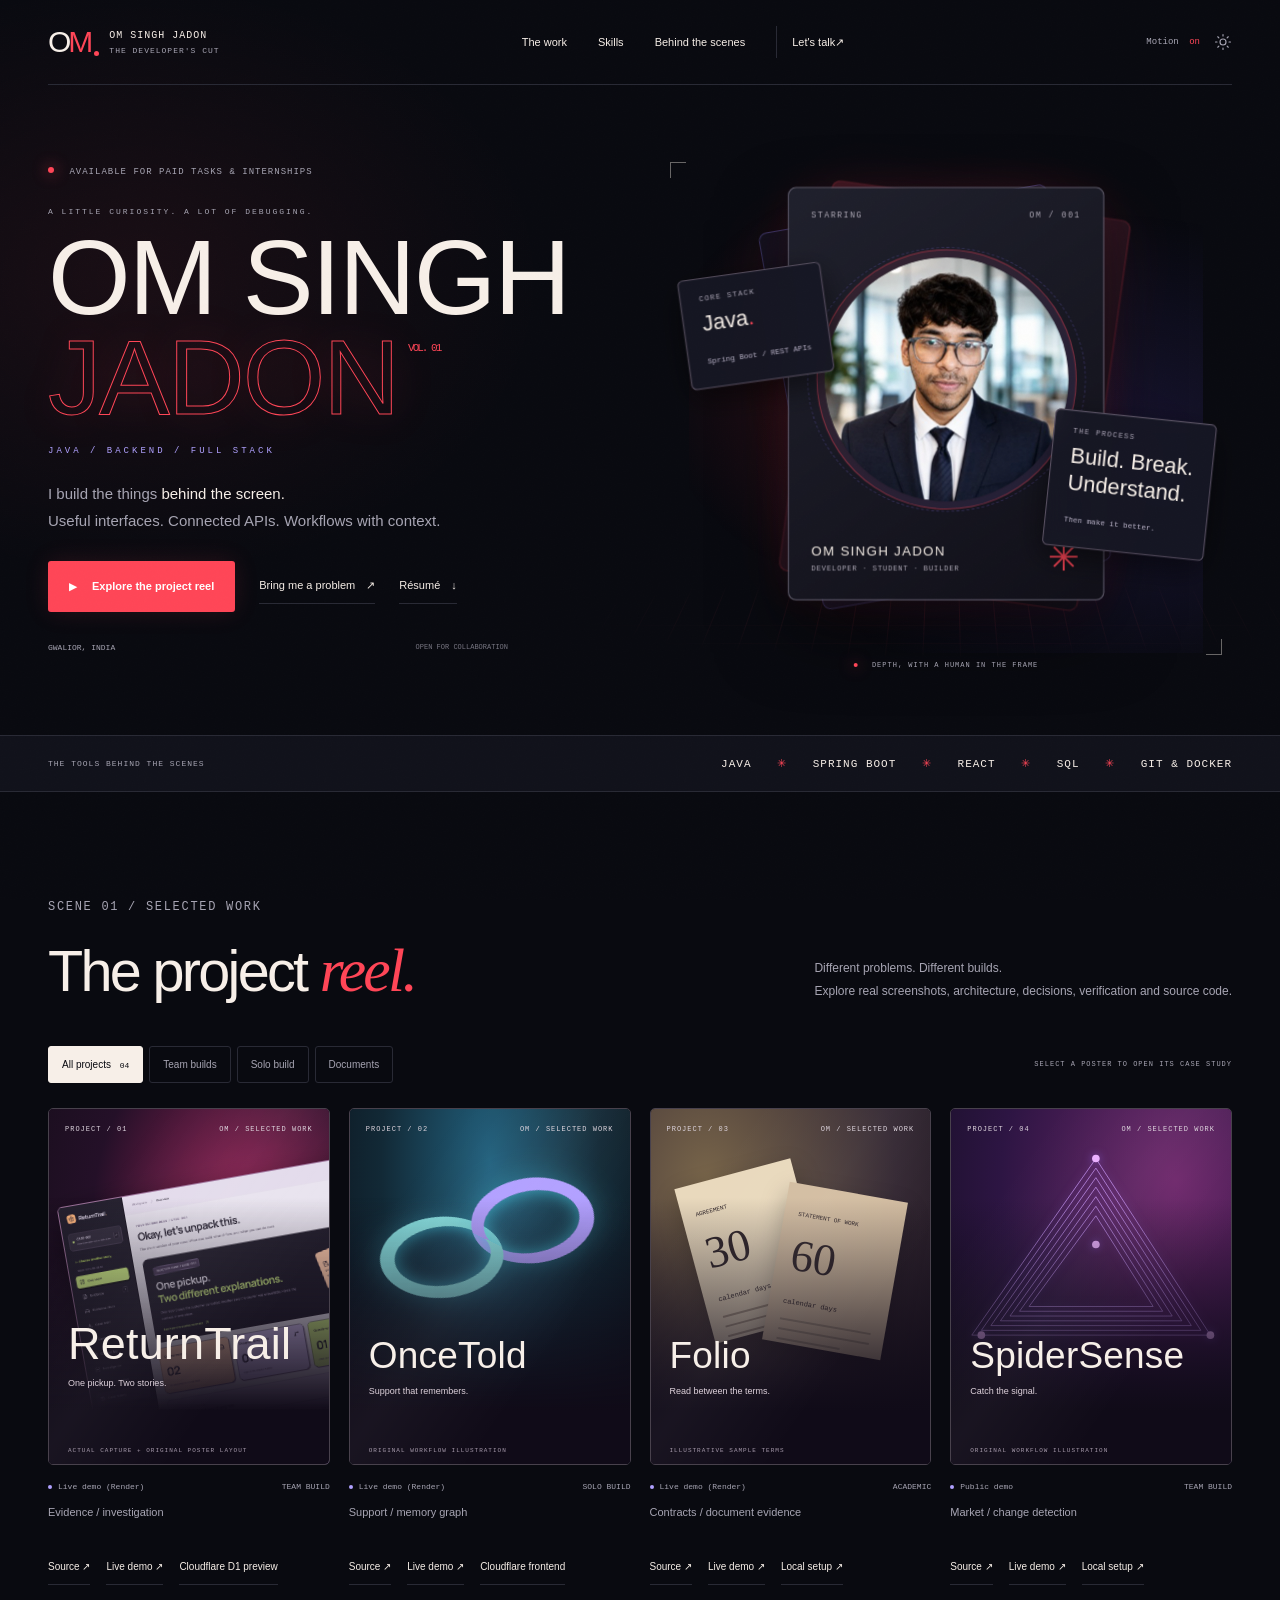
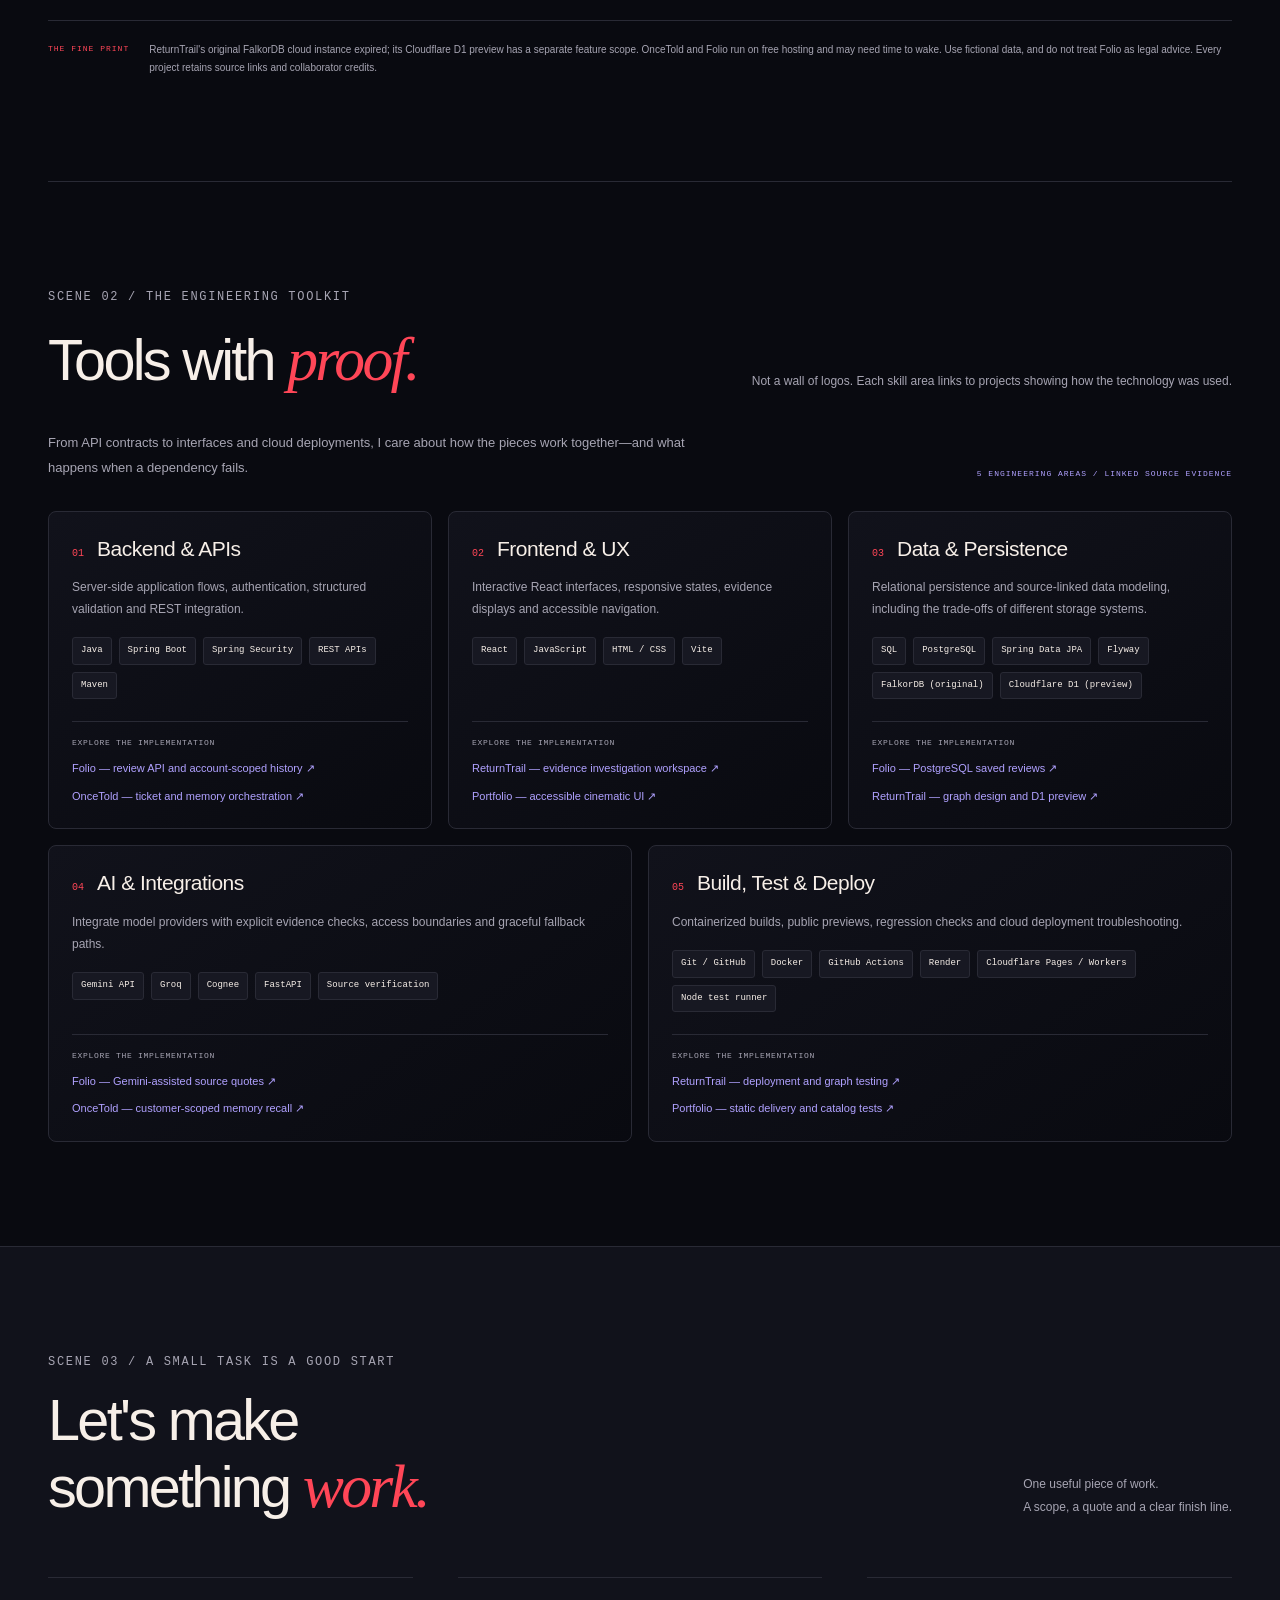
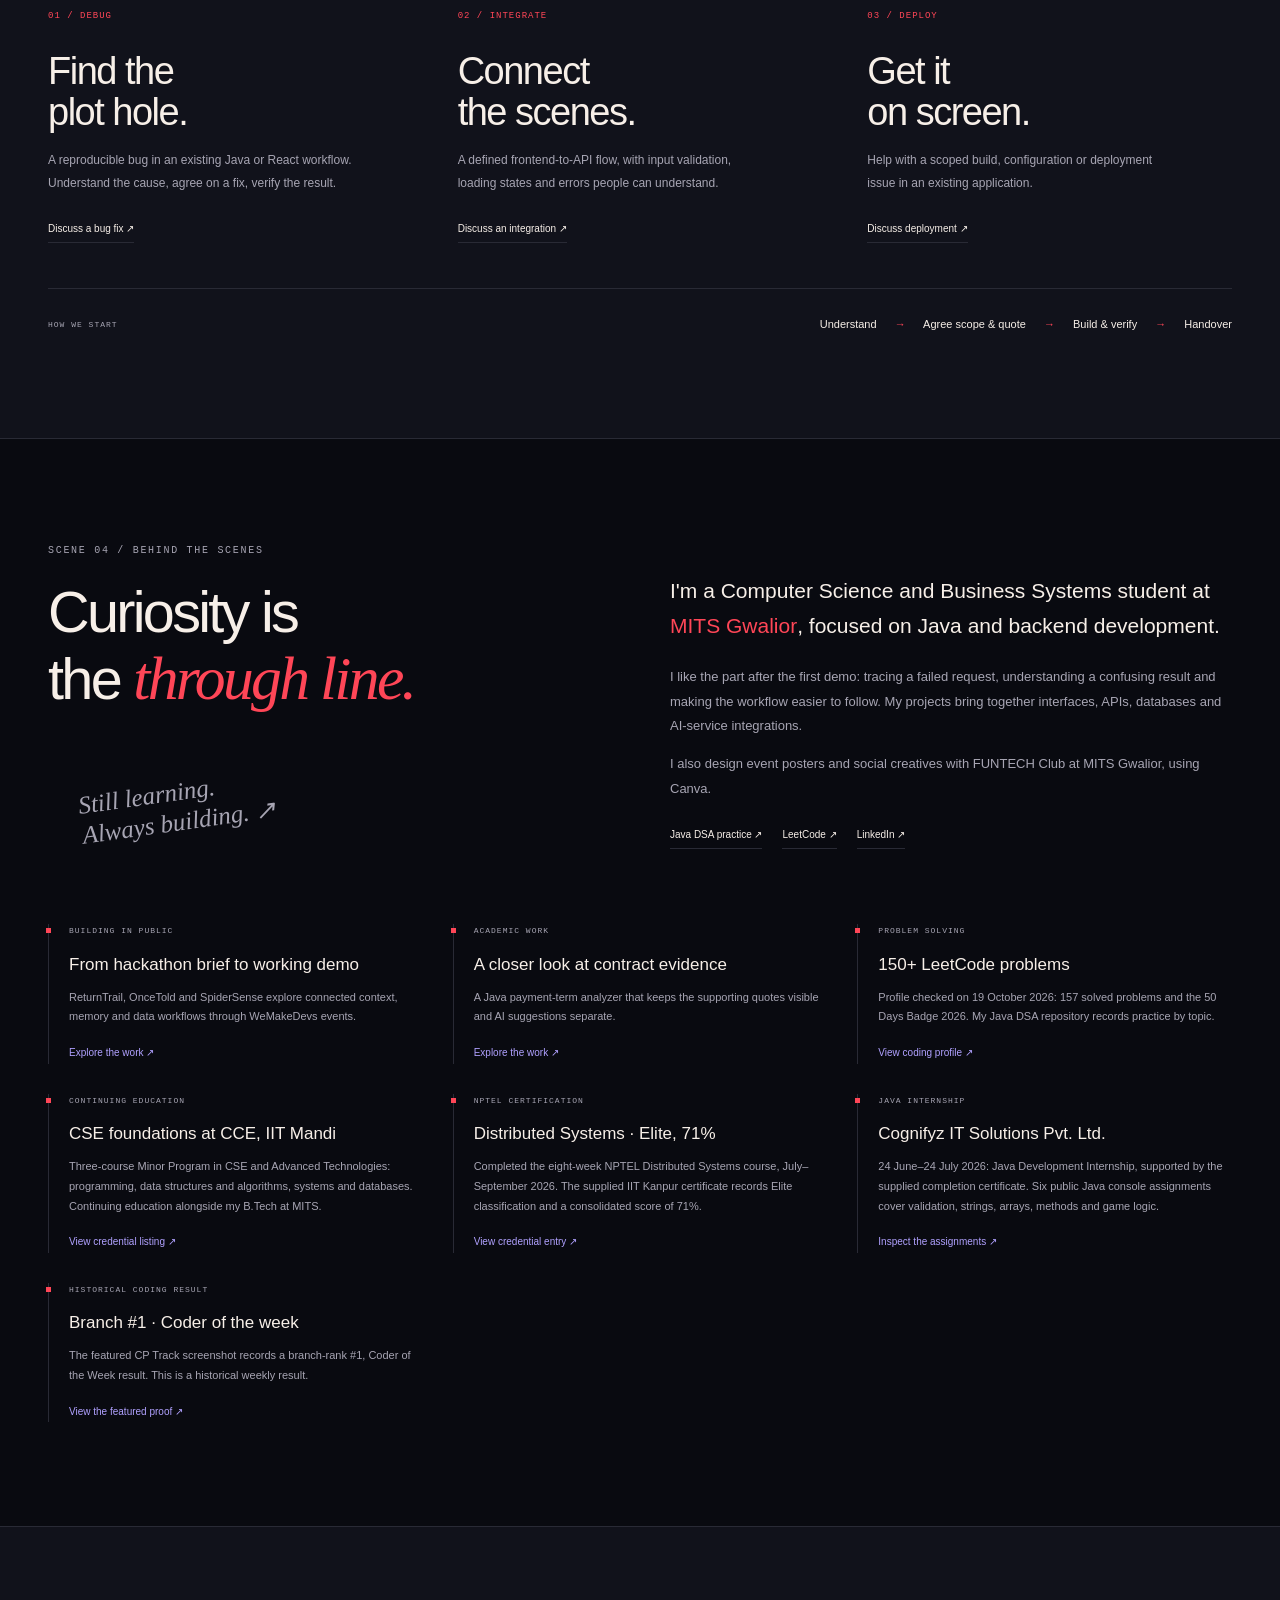
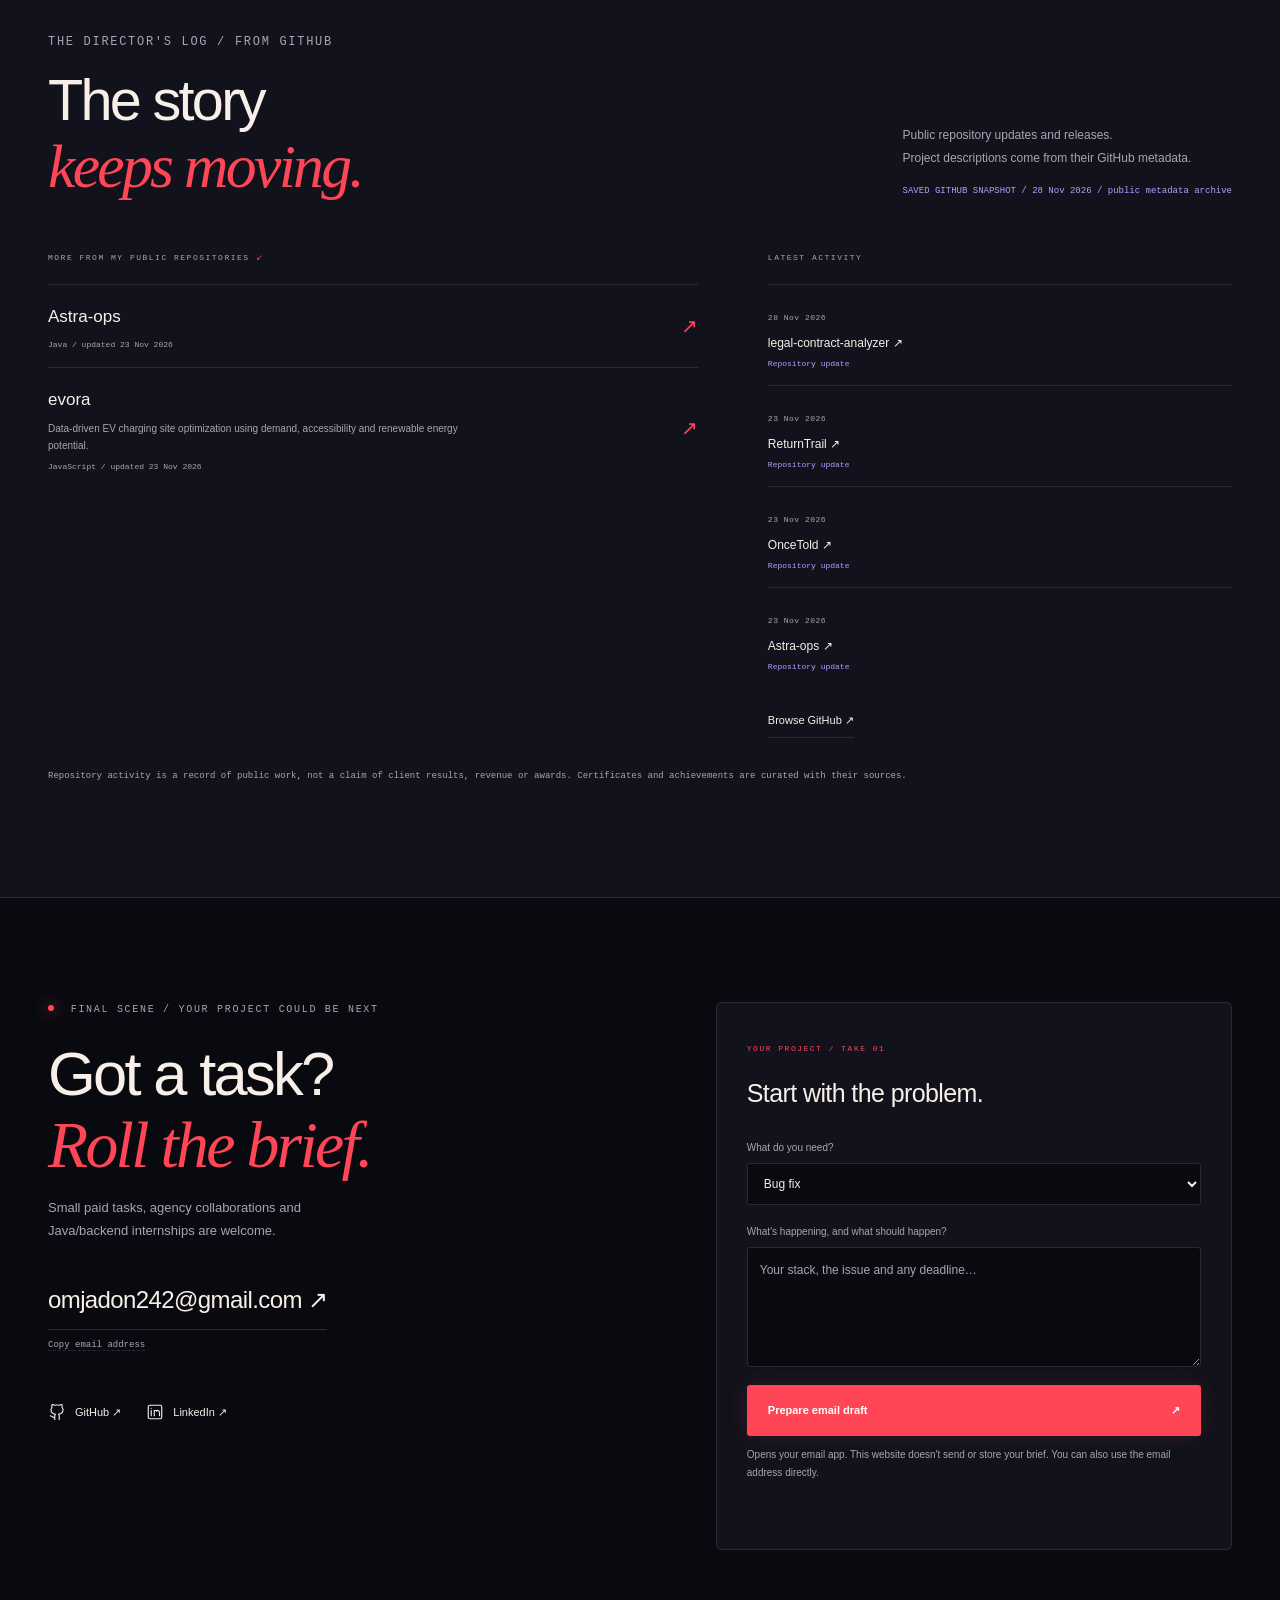
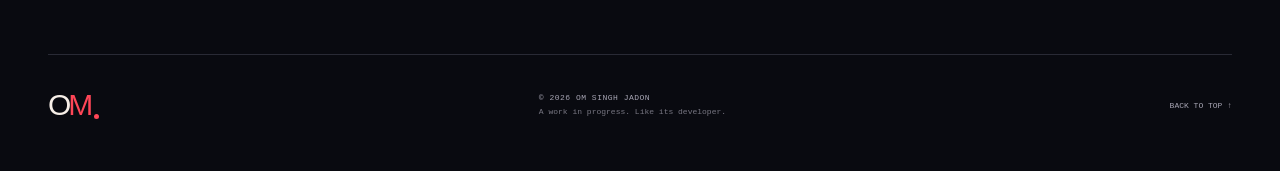
<file: index.html>
<!doctype html>
<html lang="en" data-theme="cinema">
<head>
<meta charset="UTF-8"><meta name="viewport" content="width=device-width, initial-scale=1">
<meta name="theme-color" content="#090a10"><meta name="description" content="Om Singh Jadon — Java, Spring Boot and React developer. A cinematic look at my projects, engineering decisions and ways to work together.">
<meta property="og:title" content="Om Singh Jadon — The Developer's Cut"><meta property="og:description" content="Code, context and the work behind the screen. Explore my projects and engineering notes.">
<meta property="og:type" content="website"><meta property="og:url" content="https://om2412.github.io/"><meta property="og:image" content="https://om2412.github.io/assets/social-card.png"><meta name="twitter:card" content="summary_large_image">
<link rel="canonical" href="https://om2412.github.io/"><link rel="icon" href="assets/mark.svg" type="image/svg+xml"><link rel="preload" href="assets/om.webp" as="image"><link rel="stylesheet" href="styles.css?v=9">
<title>Om Singh Jadon — The Developer's Cut</title>
</head>
<body>
<a class="skip-link" href="#main">Skip to content</a>
<div class="film-grain" aria-hidden="true"></div>
<header class="header wrap">
<a class="brand" href="#home" aria-label="Om Singh Jadon home"><span class="brand-mark">O<span>M</span><i></i></span><span>OM SINGH JADON<small>THE DEVELOPER'S CUT</small></span></a>
<nav aria-label="Main navigation"><a href="#work">The work</a><a href="#skills">Skills</a><a href="#about">Behind the scenes</a><a href="#contact">Let's talk <span aria-hidden="true">↗</span></a></nav>
<div class="controls"><button id="motion-toggle" type="button" aria-pressed="true" hidden>Motion <span>on</span></button><button id="lighting-toggle" type="button" aria-label="Switch to studio lighting" hidden><svg viewBox="0 0 24 24" aria-hidden="true"><circle cx="12" cy="12" r="4"/><path d="M12 2v2m0 16v2M2 12h2m16 0h2M5 5l1.5 1.5m11 11L19 19M5 19l1.5-1.5m11-11L19 5"/></svg></button></div>
</header>
<main id="main">
<section class="hero wrap" id="home" aria-labelledby="hero-title">
<div class="hero-copy"><p class="eyebrow"><span class="status-dot"></span> AVAILABLE FOR PAID TASKS & INTERNSHIPS</p>
<p class="hero-kicker">A LITTLE CURIOSITY. A LOT OF DEBUGGING.</p>
<h1 id="hero-title">OM SINGH<br><span>JADON</span><sup>VOL. 01</sup></h1>
<p class="hero-role">JAVA / BACKEND / FULL STACK</p>
<p class="hero-intro">I build the things <em>behind the screen.</em><br>Useful interfaces. Connected APIs. Workflows with context.</p>
<div class="hero-actions"><a class="button primary" href="#work"><span class="play-icon" aria-hidden="true">▶</span> Explore the project reel</a><a class="text-link" href="#contact">Bring me a problem <span aria-hidden="true">↗</span></a><a class="text-link resume-link" href="https://om2412.github.io/assets/Om_Singh_Jadon_Backend_Resume_2026.pdf" download="Om_Singh_Jadon_Backend_Resume_2026.pdf" aria-label="Download Om Singh Jadon backend resume PDF">Résumé <span aria-hidden="true">↓</span></a></div>
<p class="hero-location"><span>GWALIOR, INDIA</span><span>OPEN FOR COLLABORATION</span></p>
</div>
<div class="hero-stage" id="hero-stage">
<canvas id="scene" aria-hidden="true"></canvas><div class="stage-glow" aria-hidden="true"></div><div class="floor-grid" aria-hidden="true"></div>
<div class="portrait-rig" id="portrait-rig">
<div class="poster-back back-two" aria-hidden="true"></div><div class="poster-back back-one" aria-hidden="true"></div>
<div class="portrait-poster"><div class="poster-top"><span>STARRING</span><span>OM / 001</span></div><div class="portrait-orbit"><div class="portrait-crop"><img src="assets/om.webp" width="496" height="402" fetchpriority="high" alt="Om Singh Jadon, wearing glasses and a navy suit"></div></div><div class="poster-bottom"><span>OM SINGH JADON<small>DEVELOPER · STUDENT · BUILDER</small></span><span class="poster-seal" aria-hidden="true">✳</span></div></div>
<div class="floating-note note-java"><span>CORE STACK</span><strong>Java<span class="red-dot">.</span></strong><small>Spring Boot / REST APIs</small></div>
<div class="floating-note note-build"><span>THE PROCESS</span><strong>Build. Break.<br>Understand.</strong><small>Then make it better.</small></div>
</div>
<span class="stage-corner top-left" aria-hidden="true"></span><span class="stage-corner bottom-right" aria-hidden="true"></span><p class="stage-caption"><span class="status-dot"></span> DEPTH, WITH A HUMAN IN THE FRAME</p>
</div>
</section>
<div class="opening-credits"><div class="wrap"><span>THE TOOLS BEHIND THE SCENES</span><p>JAVA <b>✳</b> SPRING BOOT <b>✳</b> REACT <b>✳</b> SQL <b>✳</b> GIT & DOCKER</p></div></div>
<section class="section wrap" id="work" aria-labelledby="work-title">
<div class="section-head"><div><p class="eyebrow">SCENE 01 / SELECTED WORK</p><h2 id="work-title">The project <em>reel.</em></h2></div><p>Different problems. Different builds.<br>Explore real screenshots, architecture, decisions, verification and source code.</p></div>
<div class="work-toolbar"><div class="filters" id="project-filters" role="group" aria-label="Filter selected projects" hidden><button data-filter="all" aria-pressed="true" type="button">All projects <span>04</span></button><button data-filter="team" aria-pressed="false" type="button">Team builds</button><button data-filter="solo" aria-pressed="false" type="button">Solo build</button><button data-filter="documents" aria-pressed="false" type="button">Documents</button></div><span class="film-tag">SELECT A POSTER TO OPEN ITS CASE STUDY</span></div>
<p class="sr-only" id="filter-status" role="status" aria-live="polite"></p>
<div class="project-reel" id="project-reel"></div>
<div class="catalog-fallback" id="catalog-fallback"><p>Explore the project repositories:</p><a href="https://github.com/OM2412/ReturnTrail">ReturnTrail ↗</a><a href="https://github.com/OM2412/OnceTold">OnceTold ↗</a><a href="https://github.com/OM2412/legal-contract-analyzer">Legal Contract Analyzer ↗</a><a href="https://github.com/yogeshsanodiya59-web/SpiderSense">SpiderSense ↗</a></div>
<div class="catalog-note"><span>THE FINE PRINT</span><p>ReturnTrail's original FalkorDB cloud instance expired; its Cloudflare D1 preview has a separate feature scope. OnceTold and Folio run on free hosting and may need time to wake. Use fictional data, and do not treat Folio as legal advice. Every project retains source links and collaborator credits.</p></div>
</section>
<section class="section wrap skills-section" id="skills" aria-labelledby="skills-title">
<div class="section-head"><div><p class="eyebrow">SCENE 02 / THE ENGINEERING TOOLKIT</p><h2 id="skills-title">Tools with <em>proof.</em></h2></div><p>Not a wall of logos. Each skill area links to projects showing how the technology was used.</p></div>
<div class="skills-intro"><p>From API contracts to interfaces and cloud deployments, I care about how the pieces work together—and what happens when a dependency fails.</p><span>5 ENGINEERING AREAS / LINKED SOURCE EVIDENCE</span></div>
<div id="skills-grid" class="skills-grid" aria-label="Technical skills by engineering area"></div>
<noscript><p>Java, Spring Boot, REST APIs, React, JavaScript, SQL, PostgreSQL, Gemini, Groq, Docker and GitHub Actions. Project evidence is available in the <a href="#work">selected work</a> section.</p></noscript>
</section>
<section class="section services-section" id="services" aria-labelledby="services-title"><div class="wrap"><div class="section-head"><div><p class="eyebrow">SCENE 03 / A SMALL TASK IS A GOOD START</p><h2 id="services-title">Let's make<br>something <em>work.</em></h2></div><p>One useful piece of work.<br>A scope, a quote and a clear finish line.</p></div><div class="service-grid">
<article><span class="service-index">01 / DEBUG</span><h3>Find the<br>plot hole.</h3><p>A reproducible bug in an existing Java or React workflow. Understand the cause, agree on a fix, verify the result.</p><a href="#contact" data-service="Bug fix">Discuss a bug fix ↗</a></article>
<article><span class="service-index">02 / INTEGRATE</span><h3>Connect<br>the scenes.</h3><p>A defined frontend-to-API flow, with input validation, loading states and errors people can understand.</p><a href="#contact" data-service="API integration">Discuss an integration ↗</a></article>
<article><span class="service-index">03 / DEPLOY</span><h3>Get it<br>on screen.</h3><p>Help with a scoped build, configuration or deployment issue in an existing application.</p><a href="#contact" data-service="Deployment help">Discuss deployment ↗</a></article>
</div><div class="process-line"><span>HOW WE START</span><p>Understand <i>→</i> Agree scope & quote <i>→</i> Build & verify <i>→</i> Handover</p></div></div></section>
<section class="section wrap about-section" id="about" aria-labelledby="about-title"><div class="about-title"><p class="eyebrow">SCENE 04 / BEHIND THE SCENES</p><h2 id="about-title">Curiosity is<br>the <em>through line.</em></h2><span class="hand-note">Still learning.<br>Always building. ↗</span></div><div class="about-copy"><p class="large-copy">I'm a Computer Science and Business Systems student at <strong>MITS Gwalior</strong>, focused on Java and backend development.</p><p>I like the part after the first demo: tracing a failed request, understanding a confusing result and making the workflow easier to follow. My projects bring together interfaces, APIs, databases and AI-service integrations.</p><p>I also design event posters and social creatives with FUNTECH Club at MITS Gwalior, using Canva.</p><div class="about-links"><a href="https://github.com/OM2412/DSA-Leetcode-Solution-Java" target="_blank" rel="noopener noreferrer">Java DSA practice ↗</a><a href="https://leetcode.com/u/Omjadon_24/" target="_blank" rel="noopener noreferrer">LeetCode ↗</a><a href="https://www.linkedin.com/in/om-singh-jadon-b92679314/" target="_blank" rel="noopener noreferrer">LinkedIn ↗</a></div></div>
<div class="milestones" id="milestones"></div></section>
<section class="section archive-section" id="github" aria-labelledby="github-title"><div class="wrap"><div class="section-head"><div><p class="eyebrow">THE DIRECTOR'S LOG / FROM GITHUB</p><h2 id="github-title">The story<br><em>keeps moving.</em></h2></div><div><p>Public repository updates and releases.<br>Project descriptions come from their GitHub metadata.</p><p id="sync-status" class="sync-status" role="status">Loading the saved GitHub snapshot…</p></div></div>
<div class="activity-grid"><div><h3 class="list-heading">MORE FROM MY PUBLIC REPOSITORIES <span aria-hidden="true">↙</span></h3><div id="repo-list" class="repo-list"></div><p id="repo-empty" hidden>New eligible public repositories will appear after the next sync.</p></div><div class="latest-panel"><h3 class="list-heading">LATEST ACTIVITY</h3><div id="activity-list"></div><a class="text-link" href="https://github.com/OM2412?tab=repositories" target="_blank" rel="noopener noreferrer">Browse GitHub ↗</a></div></div>
<p class="archive-footnote">Repository activity is a record of public work, not a claim of client results, revenue or awards. Certificates and achievements are curated with their sources.</p>
</div></section>
<section class="section wrap contact-section" id="contact" aria-labelledby="contact-title"><div class="contact-copy"><p class="eyebrow"><span class="status-dot"></span> FINAL SCENE / YOUR PROJECT COULD BE NEXT</p><h2 id="contact-title">Got a task?<br><em>Roll the brief.</em></h2><p>Small paid tasks, agency collaborations and<br>Java/backend internships are welcome.</p><a class="email-link" href="mailto:omjadon242@gmail.com">omjadon242@gmail.com ↗</a><button type="button" id="copy-email" class="copy-email" hidden>Copy email address</button><p id="copy-status" class="small-status" role="status" aria-live="polite"></p><div class="social-links"><a href="https://github.com/OM2412" target="_blank" rel="noopener noreferrer" aria-label="Om on GitHub"><svg viewBox="0 0 24 24" aria-hidden="true"><path d="M9 19c-4 1-4-2-6-2m12 5v-4a3.5 3.5 0 0 0-1-3c3-.3 6-1.5 6-6a5 5 0 0 0-1.4-3.5A4.6 4.6 0 0 0 18.5 2S17.4 1.7 15 3a13 13 0 0 0-6 0C6.6 1.7 5.5 2 5.5 2a4.6 4.6 0 0 0-.1 3.5A5 5 0 0 0 4 9c0 4.5 3 5.7 6 6a3.5 3.5 0 0 0-1 3v4"/></svg>GitHub ↗</a><a href="https://www.linkedin.com/in/om-singh-jadon-b92679314/" target="_blank" rel="noopener noreferrer"><svg viewBox="0 0 24 24" aria-hidden="true"><rect x="3" y="3" width="18" height="18" rx="2"/><path d="M7 10v7M7 7v.1M11 17v-7h3v1c1-2 4-1 4 2v4"/></svg>LinkedIn ↗</a></div></div>
<form id="brief-form" class="brief-form"><span class="form-label">YOUR PROJECT / TAKE 01</span><h3>Start with the problem.</h3><label for="service">What do you need?</label><select id="service"><option>Bug fix</option><option>API integration</option><option>Deployment help</option><option>Agency collaboration</option><option>Internship opportunity</option><option>Something else</option></select><label for="brief">What's happening, and what should happen?</label><textarea id="brief" maxlength="1500" rows="4" placeholder="Your stack, the issue and any deadline…" required></textarea><button class="button primary" id="prepare-email" type="submit" disabled>Prepare email draft <span aria-hidden="true">↗</span></button><p class="form-note">Opens your email app. This website doesn't send or store your brief. You can also use the email address directly.</p><p id="brief-status" class="small-status" role="status" aria-live="polite"></p><noscript><p>Use the email link above to get in touch.</p></noscript></form>
</section>
</main>
<footer class="footer wrap"><a class="brand-mark" href="#home" aria-label="Back to top">O<span>M</span><i></i></a><p>© 2026 OM SINGH JADON<br><span>A work in progress. Like its developer.</span></p><a href="#home">BACK TO TOP ↑</a></footer>
<dialog id="project-dialog" aria-labelledby="dialog-title"><div class="dialog-shell"><header><span id="dialog-scene" class="eyebrow"></span><button type="button" id="close-dialog" aria-label="Close project details">Close <span aria-hidden="true">×</span></button></header><div id="dialog-content"></div></div></dialog>
<script type="module" src="script.js?v=10"></script>
</body></html>
</file>
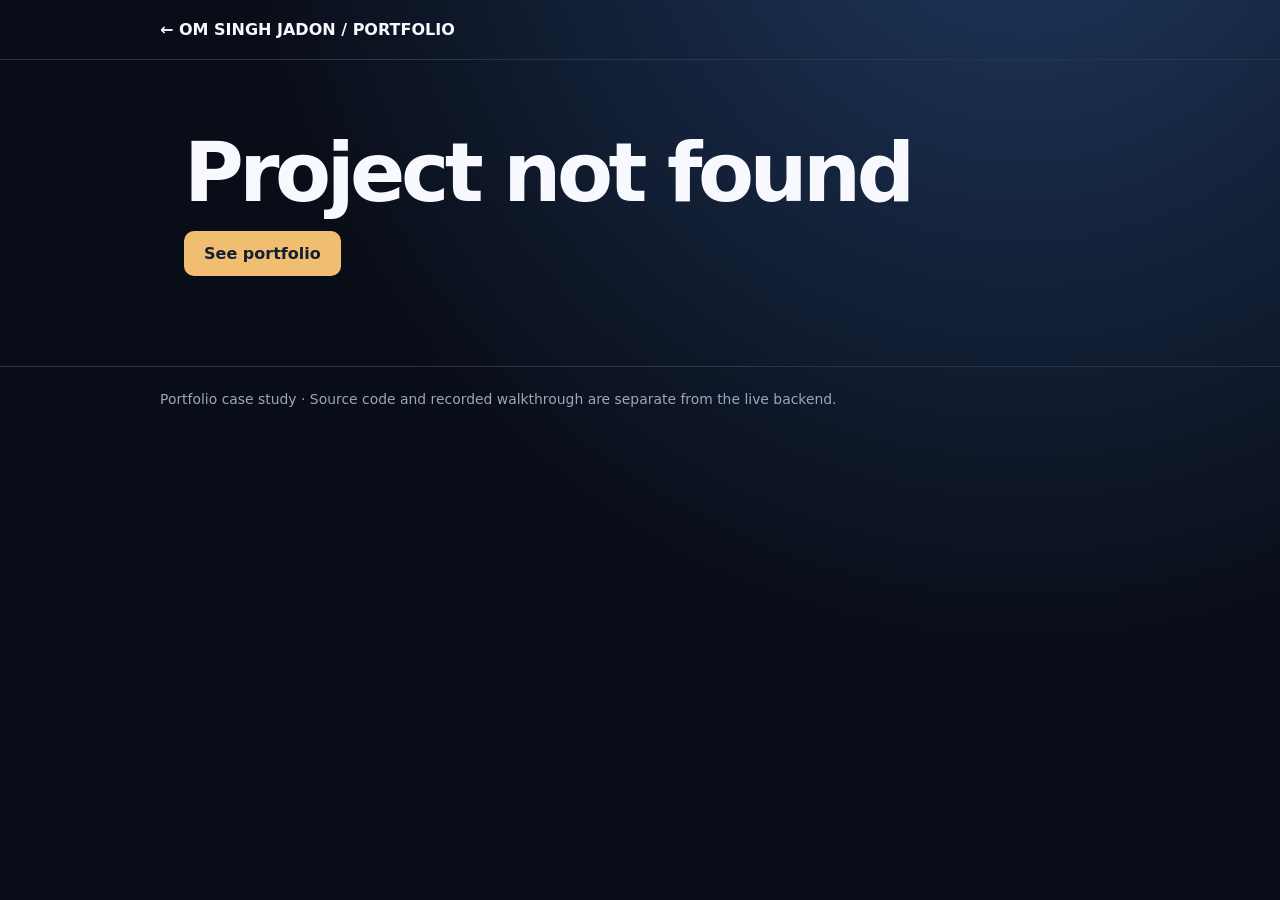
<file: project-preview.html>
<!doctype html>
<html lang="en">
<head>
<meta charset="utf-8"><meta name="viewport" content="width=device-width,initial-scale=1">
<meta name="color-scheme" content="dark"><title>Project case study · Om Singh Jadon</title>
<style>
:root{font-family:Inter,ui-sans-serif,system-ui,-apple-system,sans-serif;color:#f7f9ff;background:#090d17}*{box-sizing:border-box}body{margin:0;min-height:100vh;background:radial-gradient(ellipse at 80% -20%,#203a62 0,transparent 55%),#090d17}a{color:inherit}header{border-bottom:1px solid #2c3548;padding:20px max(24px,calc((100vw - 960px)/2))}header a{text-decoration:none;font-weight:700}main{max-width:960px;margin:auto;padding:55px 24px 90px}.eyebrow{color:#8fbffb;font-size:.78rem;letter-spacing:.16em;text-transform:uppercase;font-weight:700}h1{font-size:clamp(2.8rem,7vw,5.1rem);letter-spacing:-.055em;line-height:1.03;margin:16px 0}h2{font-size:1.2rem}.lead{font-size:1.23rem;line-height:1.6;color:#ccd5e2;max-width:740px}.notice{background:#26314c;border:1px solid #5c6c91;padding:15px 18px;border-radius:13px;margin:30px 0;color:#e1e9fa}.actions{display:flex;gap:12px;flex-wrap:wrap;margin:28px 0 40px}.button{display:inline-flex;padding:13px 20px;border-radius:10px;text-decoration:none;background:#f0bd71;color:#142032;font-weight:750}.button.secondary{background:#242f44;color:#f3f7ff;border:1px solid #485a78}.grid{display:grid;grid-template-columns:repeat(2,minmax(0,1fr));gap:16px}.panel{background:#141c2b;border:1px solid #2b3a52;border-radius:17px;padding:24px;line-height:1.65}.panel p{color:#cbd4e2}.stack{display:flex;flex-wrap:wrap;gap:9px;margin:18px 0 30px}.chip{border:1px solid #466088;border-radius:99px;padding:7px 12px;color:#d3e5ff;font-size:.86rem}.capture{margin-top:24px;max-width:780px}.capture img{width:100%;border:1px solid #3c4e67;border-radius:14px}.capture figcaption{color:#b2bdd0;font-size:.85rem;margin-top:10px}footer{border-top:1px solid #2c3548;padding:24px;color:#9ba8bb;font-size:.87rem}@media(max-width:650px){main{padding-top:36px}.grid{grid-template-columns:1fr}}
</style>
</head>
<body>
<header><a href="/">← OM SINGH JADON / PORTFOLIO</a></header>
<main id="main"><p class="eyebrow">Loading project case study…</p></main>
<footer><div style="max-width:960px;margin:auto">Portfolio case study · Source code and recorded walkthrough are separate from the live backend.</div></footer>
<script type="module">
const allowed=new Set(['oncetold','returntrail','legal']); const id=new URLSearchParams(location.search).get('id');
const main=document.querySelector('#main'); const el=(tag,cls,txt)=>{const n=document.createElement(tag);if(cls)n.className=cls;if(txt!==undefined)n.textContent=txt;return n};
function link(label,url,secondary=false){if(!url)return null;const parsed=new URL(url,location.origin);if(!['https:','http:'].includes(parsed.protocol))return null;const a=el('a','button'+(secondary?' secondary':''),label);a.href=parsed.href;a.target='_blank';a.rel='noopener noreferrer';return a}
if(!allowed.has(id)){main.replaceChildren(el('h1','','Project not found'),link('See portfolio',location.origin));}
else{
try{
const response=await fetch('/data/profile.json',{cache:'no-cache'});if(!response.ok)throw Error('Profile unavailable');
const profile=await response.json();const p=profile.projects.find(item=>item.id===id);if(!p)throw Error('Missing project');
document.title=p.title+' · Project case study · Om Singh Jadon';
const eyebrow=el('p','eyebrow','RECRUITER PROJECT BRIEF / '+p.number);
const title=el('h1','',p.title);const lead=el('p','lead',p.description);
const notice=el('div','notice','Live backend temporarily unavailable on its original Render host. This page is a continuously accessible technical case study, not a simulation of live API functionality.');
const actions=el('div','actions');for(const a of [link('Explore source & setup ↗','https://github.com/'+p.repository),link('Watch recorded walkthrough ↗',p.video,true)])if(a)actions.append(a);
const stack=el('div','stack');(p.stack||[]).forEach(t=>stack.append(el('span','chip',t)));
const grid=el('section','grid');for(const [heading,value] of [['Engineering decision',p.decision],['My contribution',p.role],['Lessons learned',p.lesson],['Scope and limitations',p.boundary]]){const panel=el('article','panel');panel.append(el('h2','',heading),el('p','',value));grid.append(panel);}
main.replaceChildren(eyebrow,title,lead,notice,actions,el('h2','','Technology stack'),stack,grid);
if(p.screenshot&&/^assets\/[a-z0-9-]+\.webp$/.test(p.screenshot)){const figure=el('figure','capture');const img=el('img');img.src='/'+p.screenshot;img.alt=p.screenshotAlt||p.title+' screenshot';img.loading='lazy';figure.append(img,el('figcaption','','Captured application interface (not a live running backend).'));main.append(figure);}
}catch{main.replaceChildren(el('h1','','Case study temporarily unavailable'),el('p','lead','You can still inspect the source repository.'),link('GitHub repositories ↗','https://github.com/OM2412'));}
}
</script>
</body></html>
</file>
<file: styles.css>
@charset "UTF-8";
:root{color-scheme:dark;--bg:#090a10;--surface:#11121b;--surface2:#171822;--text:#f7efe8;--muted:#a7a5b3;--line:#292a35;--accent:#ff4657;--accent2:#b0a1ff;--button-text:#fff;--display:Impact,Haettenschweiler,'Arial Narrow',sans-serif;--sans:Arial,Helvetica,sans-serif;--mono:ui-monospace,SFMono-Regular,Consolas,monospace}
:root[data-theme="studio"]{color-scheme:light;--bg:#f5eee7;--surface:#ede4dd;--surface2:#e4d7cf;--text:#211b24;--muted:#6b606d;--line:#d8c9c5;--accent:#b8243c;--accent2:#6652ad;--button-text:#fff}
*{box-sizing:border-box}html{scroll-behavior:smooth;scroll-padding-top:30px}body{margin:0;background:var(--bg);color:var(--text);font:15px/1.7 var(--sans);-webkit-font-smoothing:antialiased}button,input,select,textarea{font:inherit}button,a,summary,select{touch-action:manipulation}button{cursor:pointer}a{color:inherit;text-decoration:none}button{color:inherit}::selection{background:var(--accent);color:white}a:focus-visible,button:focus-visible,select:focus-visible,textarea:focus-visible{outline:3px solid var(--accent2);outline-offset:6px}[hidden]{display:none!important}.wrap{width:min(1280px,calc(100% - 96px));margin-inline:auto}.section{padding-block:104px}.eyebrow{font:10px/1.5 var(--mono);letter-spacing:1.7px;color:var(--muted);margin:0 0 24px}.status-dot{display:inline-block;width:6px;height:6px;background:var(--accent);border-radius:50%;margin-right:9px;box-shadow:0 0 15px var(--accent);vertical-align:1px}.sr-only{position:absolute;width:1px;height:1px;overflow:hidden;clip-path:inset(50%);white-space:nowrap}.skip-link{position:fixed;top:-100px;left:20px;z-index:99;background:var(--accent);padding:10px 20px;color:white}.skip-link:focus{top:10px}.film-grain{position:fixed;inset:0;pointer-events:none;z-index:8;opacity:.025;background-image:url("data:image/svg+xml,%3Csvg xmlns='http://www.w3.org/2000/svg' width='180' height='180'%3E%3Cfilter id='n'%3E%3CfeTurbulence type='fractalNoise' baseFrequency='.85' numOctaves='3' stitchTiles='stitch'/%3E%3C/filter%3E%3Cpath filter='url(%23n)' opacity='.5' d='M0 0h180v180H0z'/%3E%3C/svg%3E")}.header{display:flex;justify-content:space-between;align-items:center;padding-block:25px;border-bottom:1px solid var(--line);gap:24px}.brand{display:flex;gap:14px;align-items:center;font:10px/1.5 var(--mono);letter-spacing:1px}.brand small{display:block;color:var(--muted);font-size:8px;margin-top:2px}.brand-mark{font:30px/1 var(--display);letter-spacing:-3px;position:relative;padding-right:5px}.brand-mark>span{color:var(--accent)}.brand-mark i{position:absolute;width:5px;height:5px;right:-4px;bottom:1px;background:var(--accent);border-radius:50%}.header nav{display:flex;gap:31px;font-size:11px}.header nav a:hover,.text-link:hover{color:var(--accent)}.header nav a:last-child{padding-left:15px;border-left:1px solid var(--line)}.controls{display:flex;align-items:center;gap:14px}.controls button{border:0;background:none;font:9px var(--mono);padding:8px 0;color:var(--muted)}.controls button span{color:var(--accent);margin-left:5px}.controls svg,.social-links svg{width:18px;height:18px;fill:none;stroke:currentColor;stroke-width:1.5;stroke-linecap:round;stroke-linejoin:round}.controls #lighting-toggle{display:grid;place-items:center}
.hero{display:grid;grid-template-columns:1fr 1fr;gap:40px;align-items:center;min-height:650px;padding-block:50px;position:relative}.hero:before{content:"";position:absolute;left:-30%;top:-20%;width:75%;height:100%;background:radial-gradient(ellipse,color-mix(in srgb,var(--accent) 7%,transparent),transparent 65%);pointer-events:none;z-index:-1}.hero-copy{position:relative;z-index:3}.hero-copy>.eyebrow{font-size:9px;letter-spacing:1px;margin-bottom:28px}.hero-kicker{font:8px var(--mono);letter-spacing:2px;color:var(--muted);margin:0 0 12px}h1{font-family:var(--display);font-size:clamp(77px,8.3vw,120px);font-weight:400;letter-spacing:-2px;line-height:.94;margin:0 0 16px;white-space:nowrap}h1>span{color:transparent;-webkit-text-stroke:1px var(--accent);text-shadow:0 0 45px color-mix(in srgb,var(--accent) 15%,transparent)}h1 sup{font:11px var(--mono);color:var(--accent);vertical-align:top;margin-left:10px;display:inline-block;margin-top:14px}.hero-role{font:9px var(--mono);letter-spacing:3px;color:var(--accent2);margin:18px 0 24px}.hero-intro{font-size:15px;line-height:1.8;color:var(--muted);max-width:460px}.hero-intro em{color:var(--text);font-style:normal}.hero-actions{display:flex;align-items:center;gap:24px;margin-top:27px;flex-wrap:wrap}.button{display:inline-flex;justify-content:center;align-items:center;gap:15px;padding:15px 20px;font-size:11px;font-weight:600;border:1px solid transparent;border-radius:3px;transition:transform .25s,box-shadow .25s}.primary{background:var(--accent);color:var(--button-text);box-shadow:0 0 25px color-mix(in srgb,var(--accent) 13%,transparent)}.primary:hover{transform:translateY(-3px);box-shadow:0 0 35px color-mix(in srgb,var(--accent) 30%,transparent)}.play-icon{font-size:10px}.text-link{font-size:11px;padding-block:8px;border-bottom:1px solid var(--line)}.text-link span{margin-left:8px}.hero-location{display:flex;justify-content:space-between;max-width:460px;gap:15px;margin:30px 0 0;font:8px/1.6 var(--mono);color:var(--muted)}.hero-location span:last-child{max-width:240px;text-align:right;font-size:7px;opacity:.7}
.hero-stage{height:540px;position:relative;isolation:isolate;perspective:1100px;--rx:0deg;--ry:0deg}.hero-stage canvas{position:absolute;inset:0;width:100%;height:100%;z-index:-1;pointer-events:none}.stage-glow{position:absolute;inset:5%;background:radial-gradient(ellipse at 40% 45%,#ff26332b,transparent 55%),radial-gradient(ellipse at 80% 60%,#7256ff25,transparent 60%);z-index:-2}.floor-grid{position:absolute;bottom:-20px;left:-15%;width:130%;height:170px;transform:rotateX(72deg);background-image:linear-gradient(#ff46571c 1px,transparent 1px),linear-gradient(90deg,#ff46571c 1px,transparent 1px);background-size:35px 35px;mask-image:radial-gradient(ellipse,#000,transparent 70%);z-index:-1}.portrait-rig{position:absolute;left:50%;top:47%;width:310px;height:405px;transform:translate(-50%,-50%) rotateX(var(--rx)) rotateY(var(--ry));transform-style:preserve-3d;transition:transform .5s cubic-bezier(.2,.65,.3,1)}.poster-back{position:absolute;inset:0;border:1px solid #ff465744;background:linear-gradient(135deg,#3c1721,#0f111d);border-radius:9px;box-shadow:0 0 60px #ff465711}.back-one{transform:translateZ(-30px) rotate(8deg) translateX(9px)}.back-two{transform:translateZ(-65px) rotate(-10deg) translateX(-12px);border-color:#9383ff55;background:linear-gradient(30deg,#181528,#12101b)}.portrait-poster{position:absolute;inset:0;padding:22px;background:linear-gradient(145deg,#20212d,#111019);border:1px solid #656171;border-radius:8px;box-shadow:0 30px 70px #0008,0 0 45px #ff465717;transform:translateZ(22px);color:#f7efe8;display:flex;flex-direction:column;justify-content:space-between}.poster-top{display:flex;justify-content:space-between;font:8px var(--mono);letter-spacing:1.5px;color:#b0abb8}.portrait-orbit{width:255px;max-width:100%;margin:10px auto;border-radius:50%;padding:7px;border:1px solid #ff46576e;position:relative;background:linear-gradient(135deg,#ff46571a,#9282ff20)}.portrait-orbit:before{content:"";position:absolute;inset:-10px;border:1px dashed #9383ff44;border-radius:50%;transform:rotateX(18deg)}.portrait-crop{width:100%;aspect-ratio:1;border-radius:50%;position:relative;overflow:hidden;background:#1e2025}.portrait-crop img{position:absolute;max-width:none;width:140.12%;height:auto;left:-10.73%;top:-2.82%}.poster-bottom{display:flex;justify-content:space-between;align-items:center;font:13px var(--display);letter-spacing:1.3px}.poster-bottom small{display:block;font:7px var(--mono);letter-spacing:.8px;color:#b0abb8;margin-top:6px}.poster-seal{font:37px/1 Georgia;color:#ff4657}.floating-note{position:absolute;background:#161723f2;color:#f7efe8;border:1px solid #585061;padding:14px 17px;box-shadow:0 10px 30px #0008;border-radius:5px;backdrop-filter:blur(10px);transform:translateZ(75px)}.floating-note>span{display:block;color:#aaa4b4;font:7px var(--mono);letter-spacing:1px}.floating-note strong{font-size:20px;font-weight:500;line-height:1.2;display:block;margin:7px 0}.floating-note small{font:7px var(--mono);color:#bbb4c9}.note-java{left:-87px;top:90px;transform:translateZ(85px) rotate(-8deg)}.note-build{right:-88px;bottom:55px;transform:translateZ(90px) rotate(6deg)}.red-dot{color:#ff4657}.stage-caption{position:absolute;bottom:4px;left:50%;transform:translateX(-50%);font:7px var(--mono);letter-spacing:1px;white-space:nowrap;color:var(--muted)}.stage-caption .status-dot{width:4px;height:4px;vertical-align:0}.stage-corner{position:absolute;width:16px;height:16px;border-color:var(--muted);opacity:.4}.top-left{left:10px;top:22px;border-left:1px solid;border-top:1px solid}.bottom-right{bottom:25px;right:10px;border-right:1px solid;border-bottom:1px solid}.opening-credits{border-block:1px solid var(--line);background:var(--surface)}.opening-credits>.wrap{display:flex;align-items:center;justify-content:space-between;gap:25px;padding-block:21px}.opening-credits span{font:8px var(--mono);color:var(--muted);letter-spacing:1px}.opening-credits p{font:11px var(--mono);letter-spacing:1px;margin:0}.opening-credits b{font-size:11px;color:var(--accent);margin-inline:18px;font-weight:400}
.section-head{display:flex;align-items:flex-end;justify-content:space-between;gap:35px;margin-bottom:40px}.section-head .eyebrow{margin-bottom:16px}h2{font-size:clamp(40px,4.5vw,65px);line-height:1.06;letter-spacing:-2.7px;font-weight:500;margin:0}h2 em{font:italic 1.07em Georgia,'Times New Roman',serif;color:var(--accent)}.section-head p{font-size:12px;color:var(--muted);line-height:1.9;margin-bottom:3px}.work-toolbar{display:flex;align-items:center;justify-content:space-between;gap:20px;margin-bottom:25px}.filters{display:flex;gap:6px;flex-wrap:wrap}.filters button{background:transparent;color:var(--muted);border:1px solid var(--line);border-radius:3px;font-size:10px;padding:9px 13px}.filters button[aria-pressed="true"]{background:var(--text);color:var(--bg);border-color:var(--text)}.filters span{font:8px var(--mono);margin-left:6px}.film-tag{font:7px var(--mono);letter-spacing:1px;color:var(--muted)}.project-reel{display:grid;grid-template-columns:repeat(4,1fr);gap:19px}.project-card{min-width:0;position:relative}.poster-button{padding:0;display:block;width:100%;border:1px solid #48414c;border-radius:5px;overflow:hidden;text-align:left;background:#15131e;color:#f7efe8;position:relative;perspective:1000px;transition:transform .35s,box-shadow .35s,border-color .35s}.poster-button:hover{transform:translateY(-8px) rotate(.6deg);box-shadow:0 20px 35px #0005;border-color:var(--accent)}.poster-button:after{content:"";position:absolute;inset:0;background:linear-gradient(125deg,transparent 20%,#ffffff0a 45%,transparent 70%);pointer-events:none}.poster-art{height:355px;position:relative;overflow:hidden;background:#21172b;isolation:isolate}.poster-header{position:absolute;top:16px;left:16px;right:16px;display:flex;justify-content:space-between;z-index:3;font:7px var(--mono);letter-spacing:1px;color:#ddd4dd}.poster-category{font:7px var(--mono);text-transform:uppercase;letter-spacing:1px}.poster-title{position:absolute;left:19px;right:12px;bottom:28px;z-index:3;font:37px/1 var(--display);letter-spacing:.2px;overflow-wrap:anywhere}.poster-title small{display:block;font:9px/1.6 var(--sans);letter-spacing:0;color:#ddd0da;margin-top:10px;max-width:210px}.poster-bottom-label{position:absolute;bottom:10px;left:19px;font:6px var(--mono);letter-spacing:1px;color:#a79bac;z-index:3}.art-trail{background:radial-gradient(ellipse at 70% 30%,#9d255a,#241028 55%,#140d18)}.art-trail:after,.art-memory:after,.art-contract:after,.art-spider:after{content:"";position:absolute;inset:0;background:linear-gradient(transparent 25%,#100b18 85%);z-index:2;pointer-events:none}.art-trail img{position:absolute;left:30px;top:63px;width:390px;max-width:none;height:auto;transform:rotate(-10deg) rotateY(-10deg);border:1px solid #9e739b;border-radius:5px;box-shadow:0 10px 30px #0008}.art-trail .poster-title{font-size:45px}.art-memory{background:radial-gradient(ellipse at 50% 15%,#22617e,#122936 55%,#0b121b)}.memory-sculpture{position:absolute;inset:65px 20px auto;height:160px;transform-style:preserve-3d;transform:rotate(-20deg);perspective:500px}.memory-sculpture i{position:absolute;border:14px solid #88e1e1;box-shadow:0 0 30px #47c7de55,inset 0 0 20px #4bd9f5aa;width:135px;height:100px;border-radius:50%;left:calc(50% - 110px);top:15px;transform:rotateY(35deg) rotateX(30deg)}.memory-sculpture i:nth-child(2){left:calc(50% - 20px);transform:rotateY(-35deg) rotateX(-30deg);border-color:#b19fff}.art-contract{background:radial-gradient(ellipse at 20% 20%,#78654a,#332732 60%,#18101a)}.contract-props{position:absolute;inset:62px 15px auto;height:180px}.paper{position:absolute;width:120px;height:160px;background:#e9d9bd;color:#30262a;padding:14px;left:calc(50% - 97px);top:0;transform:rotate(-15deg);box-shadow:0 10px 25px #0004}.paper:nth-child(2){left:calc(50% - 15px);top:20px;transform:rotate(10deg);background:#d3bda1}.paper span{font:6px var(--mono)}.paper strong{display:block;font:45px Georgia;margin:5px 0}.paper small{font:7px var(--mono)}.paper i{display:block;height:2px;background:#a79680;margin-top:8px}.paper i:last-child{width:70%}.art-spider{background:radial-gradient(ellipse at 80% 20%,#6e276b,#2d1543 55%,#110d1d)}.signal-web{position:absolute;top:40px;left:5px;width:100%;height:210px;stroke:#cf9dff;stroke-width:.7;fill:none;filter:drop-shadow(0 0 4px #986aff88)}.signal-web circle{fill:#ebafff;stroke:none}.card-meta{display:flex;justify-content:space-between;align-items:center;gap:10px;margin-top:16px;font:8px/1.6 var(--mono);color:var(--muted)}.project-status{display:inline-flex;gap:6px;align-items:center}.project-status:before{content:"";width:4px;height:4px;background:var(--accent2);border-radius:50%}.project-status.paused:before{background:#d7a967}.project-status.planned:before{background:#8f96b2}.card-caption{font-size:11px;color:var(--muted);margin:9px 0 12px;line-height:1.7;min-height:38px}.card-links{display:flex;gap:16px;font-size:10px}.card-links a{padding-bottom:3px;border-bottom:1px solid var(--line)}.card-links a:hover{color:var(--accent)}.catalog-note{display:flex;gap:20px;border-top:1px solid var(--line);padding-top:20px;margin-top:35px;align-items:flex-start}.catalog-note>span{font:8px var(--mono);letter-spacing:1px;white-space:nowrap;color:var(--accent);padding-top:3px}.catalog-note p{font-size:10px;line-height:1.8;color:var(--muted);margin:0}.catalog-fallback a{display:inline-block;margin:8px 20px 8px 0;text-decoration:underline}.services-section{background:var(--surface);border-block:1px solid var(--line)}.service-grid{display:grid;grid-template-columns:repeat(3,1fr);gap:45px;margin-top:55px}.service-grid article{border-top:1px solid var(--line);padding-top:22px}.service-index{font:9px var(--mono);letter-spacing:1px;color:var(--accent)}.service-grid h3{font-size:38px;font-weight:500;letter-spacing:-1.5px;line-height:1.08;margin:26px 0 16px}.service-grid p{font-size:12px;color:var(--muted);max-width:310px;line-height:1.9}.service-grid a{font-size:10px;border-bottom:1px solid var(--line);display:inline-block;margin-top:13px;padding-bottom:5px}.service-grid a:hover{color:var(--accent)}.process-line{display:flex;justify-content:space-between;gap:20px;align-items:center;border-top:1px solid var(--line);padding-top:26px;margin-top:45px}.process-line>span{font:8px var(--mono);letter-spacing:1px;color:var(--muted)}.process-line p{font-size:11px;margin:0}.process-line i{font-style:normal;color:var(--accent);margin:0 15px}.about-section{display:grid;grid-template-columns:1fr 1fr;gap:60px}.about-title{position:relative}.hand-note{display:block;font:italic 25px/1.2 Georgia;color:var(--muted);transform:rotate(-8deg);margin-top:40px;margin-left:30px}.about-copy .large-copy{font-size:21px;line-height:1.7;color:var(--text);margin-top:30px}.large-copy strong{color:var(--accent);font-weight:500}.about-copy>p{font-size:13px;line-height:1.9;color:var(--muted)}.about-links{display:flex;flex-wrap:wrap;gap:20px;font-size:10px;margin-top:25px}.about-links a{border-bottom:1px solid var(--line);padding-bottom:5px}.about-links a:hover{color:var(--accent)}.milestones{grid-column:1/-1;display:grid;grid-template-columns:repeat(3,1fr);gap:30px;padding-top:15px}.milestone{border-left:1px solid var(--line);padding-left:20px;position:relative}.milestone:before{content:"";position:absolute;width:5px;height:5px;background:var(--accent);left:-3px;top:4px}.milestone .eyebrow{font-size:8px;letter-spacing:1px;margin-bottom:14px}.milestone h3{font-size:17px;line-height:1.4;font-weight:500;margin:0 0 10px}.milestone p{font-size:11px;color:var(--muted);line-height:1.8}.milestone>a{font-size:10px;color:var(--accent2)}
.archive-section{border-block:1px solid var(--line);background:var(--surface)}.sync-status{font:9px/1.7 var(--mono)!important;margin-top:14px!important;color:var(--accent2)!important}.activity-grid{display:grid;grid-template-columns:1.4fr 1fr;gap:70px;margin-top:50px}.list-heading{font:8px/1.5 var(--mono);letter-spacing:1.5px;color:var(--muted);font-weight:400;margin:0 0 20px}.list-heading>span{color:var(--accent)}.repo-row{display:flex;align-items:center;justify-content:space-between;gap:20px;padding:18px 0;border-top:1px solid var(--line)}.repo-row:hover strong{color:var(--accent)}.repo-row strong{font-size:17px;font-weight:500;display:block;transition:color .2s}.repo-row p{font-size:10px;color:var(--muted);line-height:1.7;margin:5px 0 0;max-width:430px}.repo-row .repo-language{font:8px var(--mono);color:var(--muted);display:block;margin-top:8px}.repo-row>span{color:var(--accent);font-size:20px}.activity-item{border-top:1px solid var(--line);padding:17px 0}.activity-item time{font:8px var(--mono);letter-spacing:.5px;color:var(--muted)}.activity-item a{display:block;font-size:12px;margin-top:6px}.activity-item a:hover{color:var(--accent)}.activity-item small{font:8px var(--mono);color:var(--accent2);display:block;margin-top:5px}.latest-panel>.text-link{display:inline-block;margin-top:15px}.archive-footnote{font:9px/1.8 var(--mono);color:var(--muted);margin-top:30px;max-width:860px}.contact-section{display:grid;grid-template-columns:1.1fr 1fr;gap:100px}.contact-section h2{font-size:clamp(44px,4.8vw,69px)}.contact-copy>p:not(.eyebrow){font-size:13px;color:var(--muted);line-height:1.8}.email-link{display:inline-block;font-size:24px;letter-spacing:-.6px;border-bottom:1px solid var(--line);padding-bottom:8px;margin-top:25px;overflow-wrap:anywhere}.copy-email{display:block;background:none;border:0;border-bottom:1px dashed var(--line);padding:0;margin-top:10px;font:9px var(--mono);color:var(--muted)}.small-status{font:10px/1.7 var(--mono)!important;color:var(--accent2)!important;min-height:17px}.social-links{display:flex;gap:25px;margin-top:25px}.social-links a{display:flex;align-items:center;gap:9px;font-size:11px}.brief-form{border:1px solid var(--line);padding:30px;background:var(--surface);border-radius:5px}.form-label{font:8px var(--mono);color:var(--accent);letter-spacing:1.5px}.brief-form h3{font-size:25px;font-weight:500;letter-spacing:-.6px;margin:13px 0 25px}.brief-form label{display:block;font-size:10px;color:var(--muted);margin-bottom:7px}.brief-form select,.brief-form textarea{display:block;width:100%;background:var(--bg);color:var(--text);border:1px solid var(--line);border-radius:3px;padding:12px;font-size:12px;margin-bottom:18px}.brief-form textarea{min-height:120px;resize:vertical}.brief-form textarea::placeholder{color:var(--muted)}.brief-form .button{width:100%;justify-content:space-between}.form-note{font-size:10px;color:var(--muted);line-height:1.8;margin-bottom:0}.footer{display:flex;align-items:center;justify-content:space-between;padding-block:35px;border-top:1px solid var(--line);gap:20px}.footer p{font:8px/1.8 var(--mono);letter-spacing:.5px;color:var(--muted);margin:0}.footer p span{letter-spacing:0;opacity:.7}.footer>a:last-child{font:8px var(--mono);color:var(--muted)}
dialog{padding:0;border:1px solid var(--line);border-radius:9px;background:var(--bg);color:var(--text);width:min(1000px,calc(100% - 40px));max-height:88vh;max-height:88svh;box-shadow:0 30px 150px #0009}dialog::backdrop{background:#04040ccf;backdrop-filter:blur(10px)}.dialog-shell{padding:30px}.dialog-shell>header{display:flex;align-items:center;justify-content:space-between;gap:20px;border-bottom:1px solid var(--line);padding-bottom:18px;margin-bottom:25px}.dialog-shell>header .eyebrow{margin:0;font-size:8px}.dialog-shell>header button{border:0;background:var(--surface);padding:8px 12px;border-radius:3px;font-size:11px}.dialog-shell>header button span{font-size:17px;margin-left:10px}.dialog-grid{display:grid;grid-template-columns:.8fr 1fr;gap:35px}.dialog-grid .poster-art{height:410px;border:1px solid var(--line);border-radius:4px;color:#f7efe8}.dialog-grid .poster-title{font-size:43px}.dialog-copy h2{font-size:43px;margin-bottom:15px}.dialog-copy>p{font-size:12px;line-height:1.9;color:var(--muted)}.dialog-copy .contribution{padding:12px 14px;border-left:2px solid var(--accent);background:var(--surface);font-size:11px;margin-block:20px}.dialog-copy h3{font-size:13px;margin:23px 0 6px;font-weight:500}.dialog-copy .boundary{font-size:10px;border-top:1px solid var(--line);padding-top:15px;margin-top:20px}.tags{display:flex;flex-wrap:wrap;gap:6px;margin-block:18px}.tags span{font:8px var(--mono);padding:5px 8px;border:1px solid var(--line);border-radius:3px;color:var(--muted)}.dialog-links{display:flex;gap:18px;flex-wrap:wrap;font-size:11px;margin-top:23px}.dialog-links a{padding-bottom:4px;border-bottom:1px solid var(--line);color:var(--accent2)}body.dialog-open{overflow:hidden}
@media(max-width:1150px){.wrap{width:calc(100% - 60px)}.hero{gap:20px}.hero-stage{height:520px}.portrait-rig{width:270px;height:365px}.portrait-poster{padding:19px}.portrait-orbit{width:225px}.note-java{left:-50px;top:70px}.note-build{right:-50px;bottom:45px}.floating-note{padding:12px}.floating-note strong{font-size:17px}.hero-copy>.eyebrow{font-size:8px}.hero-actions{gap:20px}.hero-location span:last-child{max-width:180px}.project-reel{gap:14px}.poster-art{height:320px}.poster-title{font-size:30px;left:15px}.art-trail .poster-title{font-size:37px}.poster-header{left:14px;right:14px;font-size:6px}.poster-title small{font-size:8px}.card-meta{font-size:7px}.opening-credits b{margin-inline:11px}.contact-section{gap:60px}.film-tag{font-size:6px}.card-caption{font-size:10px}.paper{width:105px;height:150px}.paper:nth-child(2){left:calc(50% - 5px)}.memory-sculpture{inset-inline:0}}
@media(max-width:850px){.header{gap:15px}.brand>span:last-child{font-size:8px}.brand small{font-size:6px}.header nav{gap:20px;font-size:10px}.hero{min-height:600px;padding-block:40px}.hero-stage{height:470px}.portrait-rig{width:230px;height:325px}.portrait-poster{padding:16px}.portrait-orbit{width:190px}.poster-bottom{font-size:11px}.poster-bottom small{font-size:6px}.note-java{left:-28px;top:40px}.note-build{right:-28px;bottom:28px}.floating-note{padding:10px}.floating-note strong{font-size:15px}.floating-note>span,.floating-note small{font-size:6px}.hero h1{font-size:77px}.hero-intro{font-size:13px}.hero-copy>.eyebrow{font-size:7px;letter-spacing:.5px}.hero-kicker{font-size:6px;letter-spacing:1px}.hero-role{font-size:7px;letter-spacing:2px}.hero-actions{gap:12px}.button{font-size:10px;padding:13px 15px;gap:10px}.hero-actions .text-link{font-size:9px}.hero-location{font-size:7px}.hero-location span:last-child{font-size:6px;max-width:140px}.stage-caption{font-size:6px}.opening-credits>.wrap{display:block;padding-block:18px}.opening-credits span{display:block;margin-bottom:10px}.opening-credits p{font-size:10px}.opening-credits b{margin-inline:14px}.section{padding-block:75px}.project-reel{grid-template-columns:repeat(2,1fr);gap:35px 22px}.poster-art{height:355px}.poster-title{font-size:41px;left:22px}.art-trail .poster-title{font-size:47px}.poster-title small{font-size:10px}.poster-header{font-size:8px;left:20px;right:20px}.card-meta{font-size:9px}.card-caption{font-size:12px}.card-links{font-size:11px}.paper{width:140px;height:170px;left:calc(50% - 120px)}.paper:nth-child(2){left:calc(50% - 5px)}.paper strong{font-size:50px}.contract-props{top:60px}.memory-sculpture{top:70px}.memory-sculpture i{width:160px;height:120px}.memory-sculpture i:nth-child(2){left:calc(50% - 20px)}.signal-web{height:240px}.film-tag{display:none}.service-grid{gap:25px}.service-grid h3{font-size:31px}.service-grid p{font-size:11px}.process-line{display:block}.process-line>span{display:block;margin-bottom:12px}.process-line p{font-size:10px;line-height:2}.process-line i{margin-inline:9px}.about-section{gap:35px}.about-copy .large-copy{font-size:18px;margin-top:20px}.about-copy>p{font-size:12px}.milestones{gap:20px}.milestone h3{font-size:14px}.milestone p{font-size:10px}.activity-grid{gap:35px;grid-template-columns:1.2fr 1fr}.contact-section{gap:30px}.contact-section h2{font-size:46px}.contact-copy>.eyebrow{font-size:8px}.email-link{font-size:20px}.brief-form{padding:23px}.dialog-grid{gap:25px}.dialog-copy h2{font-size:36px}.dialog-grid .poster-art{height:380px}.dialog-shell{padding:25px}}
@media(max-width:650px){.wrap{width:calc(100% - 36px)}.header{padding-block:19px;gap:12px}.brand{gap:10px}.brand-mark{font-size:28px}.brand>span:last-child{font-size:7px;letter-spacing:.6px}.brand small{font-size:6px}.header nav{gap:17px;font-size:9px}.header nav a:nth-child(2){display:none}.header nav a:last-child{padding-left:0;border:0}.controls{gap:10px}.controls button{font-size:7px}.controls svg{width:15px;height:15px}.hero{grid-template-columns:1fr;gap:8px;padding-top:10px;padding-bottom:38px;min-height:0}.hero-stage{order:-1;height:350px;width:100%;max-width:460px;margin:auto}.portrait-rig{width:220px;height:285px;top:46%}.portrait-poster{padding:13px}.portrait-orbit{width:170px;padding:5px;margin:4px auto}.poster-top{font-size:6px}.poster-bottom{font-size:10px}.poster-bottom small{font-size:5px;letter-spacing:.6px}.poster-seal{font-size:28px}.floating-note{padding:8px 10px}.note-java{left:-34px;top:48px}.note-build{right:-35px;bottom:34px}.floating-note strong{font-size:14px}.floating-note>span,.floating-note small{font-size:5px}.stage-caption{bottom:8px;font-size:6px}.floor-grid{height:100px;bottom:0}.top-left{top:12px;left:5px}.bottom-right{bottom:22px;right:5px}.hero-copy>.eyebrow{font-size:7px;margin-bottom:17px;letter-spacing:.6px}.hero-kicker{display:none}.hero h1{font-size:75px;line-height:.94;letter-spacing:-1px;display:inline-block;margin-bottom:10px}.hero h1 br{display:none}.hero h1>span{display:block}.hero h1 sup{position:absolute;top:24px;font-size:9px}.hero-role{position:absolute;right:5px;top:76px;max-width:100px;font-size:7px;line-height:2.2;letter-spacing:1px;margin:0}.hero-intro{font-size:13px;margin-top:10px;margin-bottom:15px}.hero-actions{margin-top:18px;gap:20px}.hero-actions .button{font-size:10px}.hero-actions .text-link{font-size:9px}.hero-location{margin-top:22px;font-size:7px}.hero-location span:last-child{font-size:6px;max-width:200px}.opening-credits span{font-size:7px}.opening-credits p{font-size:8px;letter-spacing:.5px;line-height:2}.opening-credits b{margin-inline:8px;font-size:9px}.section{padding-block:65px}h2{font-size:43px;letter-spacing:-1.8px}.section-head{display:block;margin-bottom:30px}.section-head>p,.section-head>div>p:not(.eyebrow){font-size:11px;margin-top:20px}.eyebrow{font-size:8px;letter-spacing:1px}.work-toolbar{margin-bottom:22px}.filters{gap:5px}.filters button{font-size:9px;padding:8px 10px}.filters span{font-size:7px}.project-reel{gap:28px 14px}.poster-art{height:270px}.poster-header{font-size:6px;left:11px;right:11px;top:12px}.poster-title{font-size:27px;left:12px;bottom:24px;right:8px}.art-trail .poster-title{font-size:32px}.poster-title small{font-size:8px;margin-top:8px;line-height:1.5}.poster-bottom-label{font-size:5px;left:12px;bottom:10px;letter-spacing:.4px}.art-trail img{top:58px;left:8px;width:270px}.memory-sculpture{top:58px;left:-10px;right:-10px}.memory-sculpture i{width:110px;height:85px;border-width:9px;left:calc(50% - 82px)}.memory-sculpture i:nth-child(2){left:calc(50% - 10px)}.contract-props{top:57px;left:0;right:0}.paper{width:83px;height:119px;padding:9px;left:calc(50% - 73px)}.paper:nth-child(2){left:calc(50% - 4px);top:13px}.paper strong{font-size:32px}.paper span{font-size:4px}.paper small{font-size:5px}.paper i{height:1px;margin-top:7px}.signal-web{top:43px;height:160px}.card-meta{font-size:7px;align-items:flex-start;gap:6px}.card-caption{font-size:10px;min-height:33px}.card-links{font-size:9px;gap:12px}.catalog-note{display:block;margin-top:25px}.catalog-note>span{font-size:7px;display:block;margin-bottom:8px}.catalog-note p{font-size:9px}.service-grid{grid-template-columns:1fr;gap:30px;margin-top:35px}.service-grid h3{font-size:33px;margin-top:18px}.service-grid h3 br{display:none}.service-grid p{font-size:12px;max-width:100%}.service-grid a{font-size:10px;margin-top:8px}.process-line p{font-size:9px}.process-line i{margin-inline:5px}.about-section{grid-template-columns:1fr;gap:25px}.hand-note{font-size:22px;margin-top:25px;margin-left:10px;display:inline-block}.about-copy .large-copy{font-size:19px;margin-top:0}.about-copy>p{font-size:13px}.about-links{font-size:10px;gap:20px}.milestones{grid-template-columns:1fr;gap:30px;margin-top:10px}.milestone h3{font-size:17px}.milestone p{font-size:12px}.milestone .eyebrow{font-size:8px}.milestone>a{font-size:10px}.activity-grid{grid-template-columns:1fr;gap:40px;margin-top:35px}.repo-row strong{font-size:17px}.repo-row p{font-size:11px}.repo-row .repo-language{font-size:8px}.activity-item a{font-size:12px}.archive-footnote{font-size:8px}.contact-section{grid-template-columns:1fr;gap:35px}.contact-section h2{font-size:51px}.contact-copy>p:not(.eyebrow){font-size:13px}.contact-copy>.eyebrow{font-size:7px}.email-link{font-size:22px}.brief-form{padding:24px}.brief-form label{font-size:11px}.brief-form .button{font-size:12px}.footer{gap:20px;padding-block:25px}.footer p{font-size:7px}.footer>a:last-child{font-size:7px}.dialog-grid{grid-template-columns:1fr;gap:25px}.dialog-grid .poster-art{height:280px}.dialog-grid .poster-title{font-size:40px}.dialog-grid .art-trail img{width:450px;left:20px;top:50px}.dialog-grid .memory-sculpture{top:40px}.dialog-grid .memory-sculpture i{width:160px;height:120px;border-width:12px;left:calc(50% - 135px)}.dialog-grid .memory-sculpture i:nth-child(2){left:calc(50% - 10px)}.dialog-grid .paper{width:130px;height:160px;left:calc(50% - 120px);padding:14px}.dialog-grid .paper:nth-child(2){left:calc(50% - 5px)}.dialog-grid .paper span{font-size:7px}.dialog-grid .paper strong{font-size:44px}.dialog-grid .signal-web{height:210px;top:20px}.dialog-shell{padding:20px}.dialog-copy h2{font-size:37px}.dialog-copy>p{font-size:12px}.dialog-copy .contribution{font-size:11px}.dialog-links{font-size:11px}}
@media(max-width:370px){.brand>span:last-child{display:none}.hero-stage{height:330px}.portrait-rig{width:205px;height:270px}.portrait-orbit{width:160px}.note-java{left:-27px}.note-build{right:-27px}.hero h1{font-size:68px}.hero-role{top:75px;font-size:6px;max-width:85px}.hero-actions{gap:12px}.hero-actions .text-link{font-size:8px}.poster-art{height:245px}.poster-title{font-size:24px}.art-trail .poster-title{font-size:29px}.opening-credits b{margin-inline:6px}.poster-header{font-size:5px}.card-meta{font-size:6px}.email-link{font-size:20px}.filters button{font-size:8px;padding:8px 9px}.floating-note small{font-size:4px}}
@media(prefers-reduced-motion:reduce){html{scroll-behavior:auto}*,*:before,*:after{animation:none!important;transition:none!important}.portrait-rig{transform:translate(-50%,-50%)!important}.poster-button:hover{transform:none!important}}
body.motion-paused .portrait-rig{transform:translate(-50%,-50%)}body.motion-paused .poster-button:hover{transform:none}

.project-capture{margin:32px 0 0;padding-top:24px;border-top:1px solid var(--line)}.project-capture a{display:block}.project-capture img{display:block;width:100%;height:auto;border:1px solid var(--line);border-radius:5px;background:var(--surface)}.project-capture figcaption{margin-top:10px;font-size:10px;line-height:1.7;color:var(--muted)}

.hero-actions{flex-wrap:wrap}.hero-actions .resume-link{white-space:nowrap}


/* Engineering case study: readable across film/studio themes and narrow screens. */
.case-study{margin-top:28px;border-top:1px solid var(--line);padding-top:24px;display:grid;gap:17px}
.case-study-kicker{font:9px/1.6 var(--mono);letter-spacing:1.1px;color:var(--accent2);margin:0}
.case-study-section{border:1px solid var(--line);background:var(--surface);border-radius:6px;padding:16px 18px;min-width:0}
.dialog-copy .case-study-section h3{font:10px/1.5 var(--mono);letter-spacing:.8px;text-transform:uppercase;color:var(--accent);margin:0 0 10px}
.case-study-section p,.case-study-section li{font-size:12px;line-height:1.8;color:var(--text);overflow-wrap:anywhere}
.case-study-section p{margin:0}.case-study-section ul{margin:0;padding-left:19px}.case-study-section li+li{margin-top:8px}
.card-links{flex-wrap:wrap;row-gap:9px}.project-status{overflow-wrap:anywhere}
@media(max-width:650px){.case-study{gap:12px;margin-top:20px}.case-study-section{padding:14px}.case-study-section p,.case-study-section li{font-size:11px}.dialog-copy .case-study-section h3{font-size:9px}}


/* Project-backed skills taxonomy */
.skills-section{border-top:1px solid var(--line)}
.skills-intro{display:flex;justify-content:space-between;gap:30px;align-items:end;margin:-4px 0 30px}
.skills-intro p{max-width:670px;font-size:13px;line-height:1.9;color:var(--muted);margin:0}
.skills-intro span{font:8px/1.7 var(--mono);letter-spacing:1px;color:var(--accent2);white-space:nowrap}
.skills-grid{display:grid;grid-template-columns:repeat(6,minmax(0,1fr));gap:16px}
.skill-card{grid-column:span 2;display:flex;flex-direction:column;min-width:0;border:1px solid var(--line);border-radius:8px;padding:23px;background:linear-gradient(145deg,var(--surface),var(--bg));transition:border-color .2s,transform .2s}
.skill-card:nth-child(4),.skill-card:nth-child(5){grid-column:span 3}
.skill-card:hover{border-color:var(--accent2);transform:translateY(-2px)}
.skill-card-head{display:flex;align-items:baseline;gap:13px}
.skill-index{font:10px var(--mono);color:var(--accent)}
.skill-card h3{font-size:21px;font-weight:500;letter-spacing:-.5px;line-height:1.35;margin:0}
.skill-summary{color:var(--muted);font-size:12px;line-height:1.85;margin:13px 0 17px}
.skill-tags{list-style:none;display:flex;flex-wrap:wrap;gap:7px;margin:0 0 22px;padding:0}
.skill-tags li{font:9px/1.5 var(--mono);color:var(--text);border:1px solid var(--line);border-radius:3px;padding:6px 8px;background:var(--surface2)}
.skill-proof{border-top:1px solid var(--line);padding-top:15px;margin-top:auto;display:grid;gap:10px}
.skill-proof-label{font:8px/1.6 var(--mono);letter-spacing:.7px;color:var(--muted);margin:0}
.skill-proof a{font:11px/1.6 var(--sans);color:var(--accent2);overflow-wrap:anywhere}
.skill-proof a:hover{text-decoration:underline}
@media(max-width:1000px){.skills-grid{grid-template-columns:repeat(2,minmax(0,1fr))}.skill-card,.skill-card:nth-child(4),.skill-card:nth-child(5){grid-column:span 1}}
@media(max-width:650px){.skills-intro{display:block}.skills-intro span{display:block;margin-top:15px}.skills-grid{grid-template-columns:1fr;gap:12px}.skill-card,.skill-card:nth-child(4),.skill-card:nth-child(5){grid-column:span 1;padding:18px}.skill-card h3{font-size:20px}.skill-summary{font-size:12px}.skill-proof a{font-size:11px}.header nav{flex-wrap:wrap;justify-content:flex-end;row-gap:5px}.header nav a{font-size:9px}.header nav a:nth-child(2){display:inline}}
@media(prefers-reduced-motion:reduce){.skill-card:hover{transform:none}}


/* Architecture diagrams and sourced product-capture galleries. */
.architecture-gallery,.project-gallery{margin-top:34px;padding-top:25px;border-top:1px solid var(--line)}
.visual-kicker{font:9px/1.5 var(--mono);letter-spacing:1.15px;color:var(--accent2);margin:0 0 8px}
.visual-heading{font-size:25px;font-weight:500;letter-spacing:-.5px;margin:0 0 20px}
.architecture-grid{display:grid;grid-template-columns:repeat(2,minmax(0,1fr));gap:16px}
.architecture-panel{min-width:0;border:1px solid var(--line);border-radius:8px;padding:20px;background:var(--surface)}
.architecture-panel h4{font-size:16px;line-height:1.4;margin:0 0 5px;font-weight:600}
.architecture-scope,.visual-disclosure{font-size:11px;line-height:1.8;color:var(--muted)}
.architecture-scope{margin:0 0 20px}
.architecture-steps{list-style:none;counter-reset:arch-step;display:grid;gap:13px;margin:0;padding:0}
.architecture-steps li{counter-increment:arch-step;min-width:0;position:relative;padding:13px 14px 13px 48px;border-radius:5px;border:1px solid var(--line);background:var(--bg);font-size:12px;line-height:1.6;overflow-wrap:anywhere}
.architecture-steps li::before{content:counter(arch-step,decimal-leading-zero);position:absolute;left:13px;top:13px;color:var(--accent);font:10px/1.6 var(--mono)}
.architecture-steps li:not(:last-child)::after{content:"↓";position:absolute;left:50%;bottom:-17px;transform:translateX(-50%);color:var(--accent2);font:13px var(--mono);z-index:2}
.project-gallery .project-capture{margin:20px 0 0;padding-top:0;border-top:0}
.project-gallery .project-capture img{max-height:600px;object-fit:contain;object-position:center;background:var(--surface)}
.project-gallery .project-capture a:hover img{border-color:var(--accent2)}
.visual-disclosure{margin:0 0 15px;border-left:2px solid var(--accent2);padding:12px 15px;background:var(--surface)}
@media(max-width:650px){.architecture-grid{grid-template-columns:1fr}.architecture-panel{padding:15px}.architecture-gallery,.project-gallery{margin-top:25px;padding-top:20px}.visual-heading{font-size:21px}.architecture-steps li{font-size:11px}.project-gallery .project-capture img{max-height:none}}


/* QA improvements: readable mobile cards, touch targets, safe overflowing content. */
.project-card,.dialog-shell,.dialog-copy{min-width:0}
.dialog-links a,.card-links a,.skill-proof a{overflow-wrap:anywhere}
.poster-button{min-height:44px}
.header nav a,.card-links a,.dialog-links a{display:inline-flex;align-items:center;min-height:32px}
@media(max-width:650px){
  .header nav{gap:10px}
  .header nav a{font-size:11px;min-height:36px}
  .controls button{font-size:10px;min-height:36px}
  .card-links{gap:8px 14px;font-size:11px}
  .card-links a{min-height:36px}
  .dialog-links a{min-height:40px}
  .project-card .card-meta{font-size:9px}
}
@media(max-width:480px){
  .project-reel{grid-template-columns:1fr;gap:28px}
  .poster-art{height:350px}
  .poster-title{font-size:40px}
  .art-trail .poster-title{font-size:45px}
  .art-trail img{width:410px;left:20px}
  .poster-header{font-size:8px;left:16px;right:16px}
  .poster-title small{font-size:10px}
  .poster-bottom-label{font-size:7px}
  .card-caption{min-height:0;font-size:12px}
  .card-meta{font-size:10px}
  .header{flex-wrap:wrap}
  .header nav{order:3;width:100%;justify-content:space-between}
  .header nav a:nth-child(2){display:inline}
  .hero h1{font-size:clamp(60px,17vw,75px)}
}
@media(prefers-reduced-motion:reduce){.skill-card:hover,.poster-button:hover{transform:none}}
</file>
